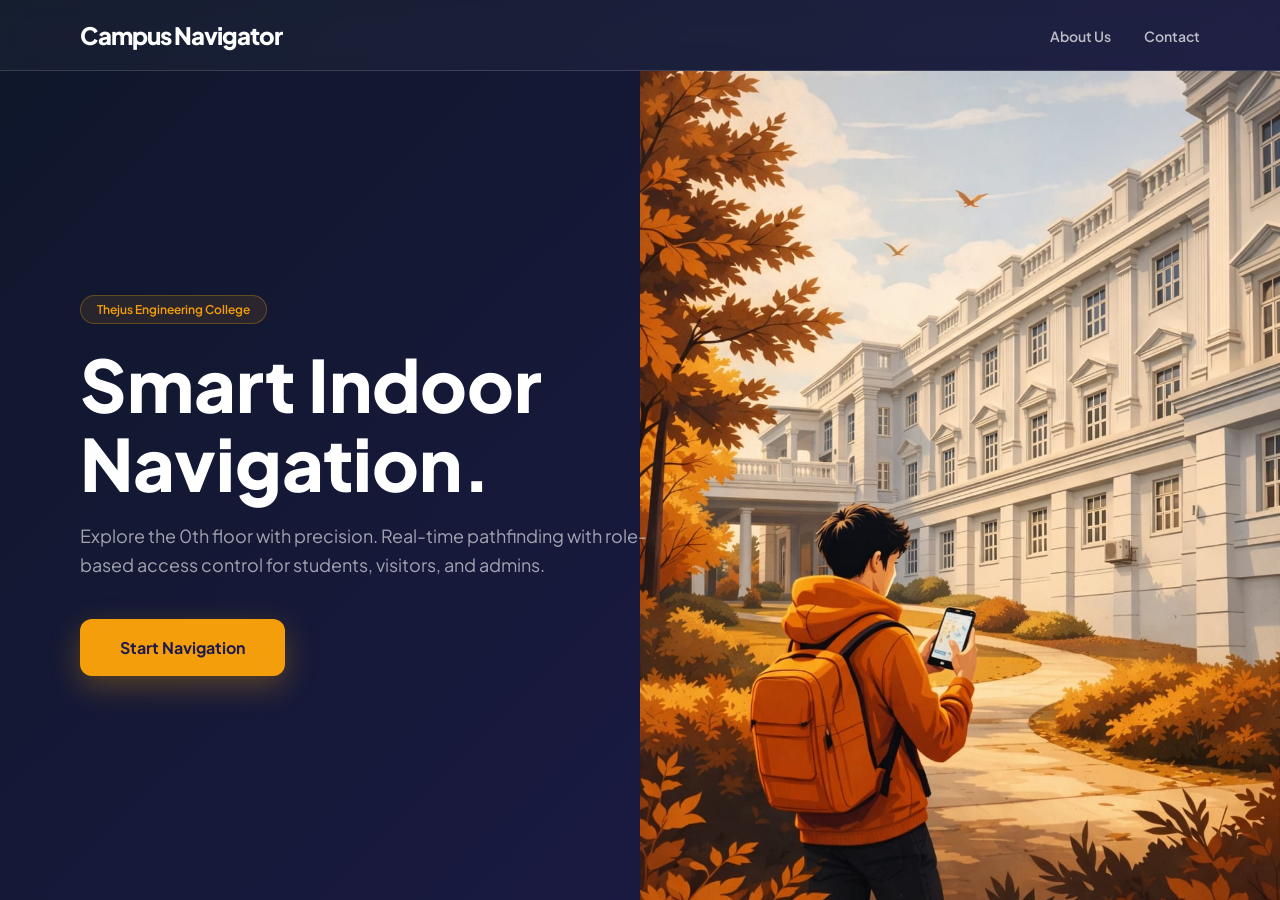
<file: index.html>
<!DOCTYPE html>
<html lang="en">
<head>
    <meta charset="UTF-8">
    <meta name="viewport" content="width=device-width, initial-scale=1.0">
    <title>Campus Navigator | Welcome</title>
    <link href="https://fonts.googleapis.com/css2?family=Plus+Jakarta+Sans:wght@400;600;800&display=swap" rel="stylesheet">
    <link rel="stylesheet" href="styles.css">
</head>
<body>
    <nav>
        <div class="logo">Campus Navigator</div>
        <div class="nav-links">
            <button id="about-nav-button" aria-expanded="false" aria-controls="aboutInfoCard" onclick="toggleInfoCard()">About Us</button>
            <button onclick="toggleModal('contactModal')">Contact</button>
        </div>
    </nav>

    <main class="hero">
        <div class="content">
            <div class="badge">Thejus Engineering College</div>
            <h1>Smart Indoor <br>Navigation.</h1>
            <p>Explore the 0th floor with precision. Real-time pathfinding with role-based access control for students, visitors, and admins.</p>
            <a href="options.html" class="btn-main">Start Navigation</a>
        </div>

        <section class="info-card" id="aboutInfoCard" aria-labelledby="about-info-title" aria-hidden="true">
            <button class="info-close" type="button" aria-label="Close About Us information" onclick="toggleInfoCard(false)">âœ•</button>
            <h4 id="about-info-title">About Campus Navigator</h4>
            <p><strong>The Purpose:</strong> This interactive guide helps students and visitors navigate the 0th floor of Thejus Engineering College.</p>
            <p><strong>The Technology:</strong> MapLibre GL and Dijkstraâ€™s Algorithm find short routes between rooms, with voice guidance to make navigation easier.</p>
        </section>
    </main>

    <div class="contact-overlay" id="contactModal">
        <div class="glass-side-popup">
            <button class="close-btn" onclick="toggleModal('contactModal')" style="position: absolute; top: 20px; left: 20px; right: auto;">âœ•</button>
            
            <div style="margin-top: 60px;">
                <h2>Project Team</h2>
                <div class="subtitle">Mini Project Group Members</div>
                
                <ul class="team-list">
                    <li><span>1</span> Parvathy</li>
                    <li><span>2</span> Sanija</li>
                    <li><span>3</span> Shahala</li>
                    <li><span>4</span> Jyodhiradhitya</li>
                </ul>
            </div>

            <div class="contact-box">
                <p>Contact Us</p>
                <h3>ðŸ“ž 9188066327</h3>
            </div>
        </div>
    </div>

    <script>
        function toggleInfoCard(forceOpen) {
            const infoCard = document.getElementById('aboutInfoCard');
            const aboutButton = document.getElementById('about-nav-button');
            const shouldOpen = typeof forceOpen === 'boolean'
                ? forceOpen
                : !infoCard.classList.contains('is-visible');

            infoCard.classList.toggle('is-visible', shouldOpen);
            infoCard.setAttribute('aria-hidden', String(!shouldOpen));
            aboutButton.setAttribute('aria-expanded', String(shouldOpen));
        }

        function toggleModal(id) {
            const modal = document.getElementById(id);
            if (modal.style.display === 'flex') {
                modal.style.display = 'none';
            } else {
                modal.style.display = 'flex';
            }
        }

        // Close the contact panel when the user clicks its backdrop.
        window.onclick = function(event) {
            const contactModal = document.getElementById('contactModal');

            if (event.target == contactModal) {
                contactModal.style.display = 'none';
            }
        }
    </script>
</body>
</html>
</file>
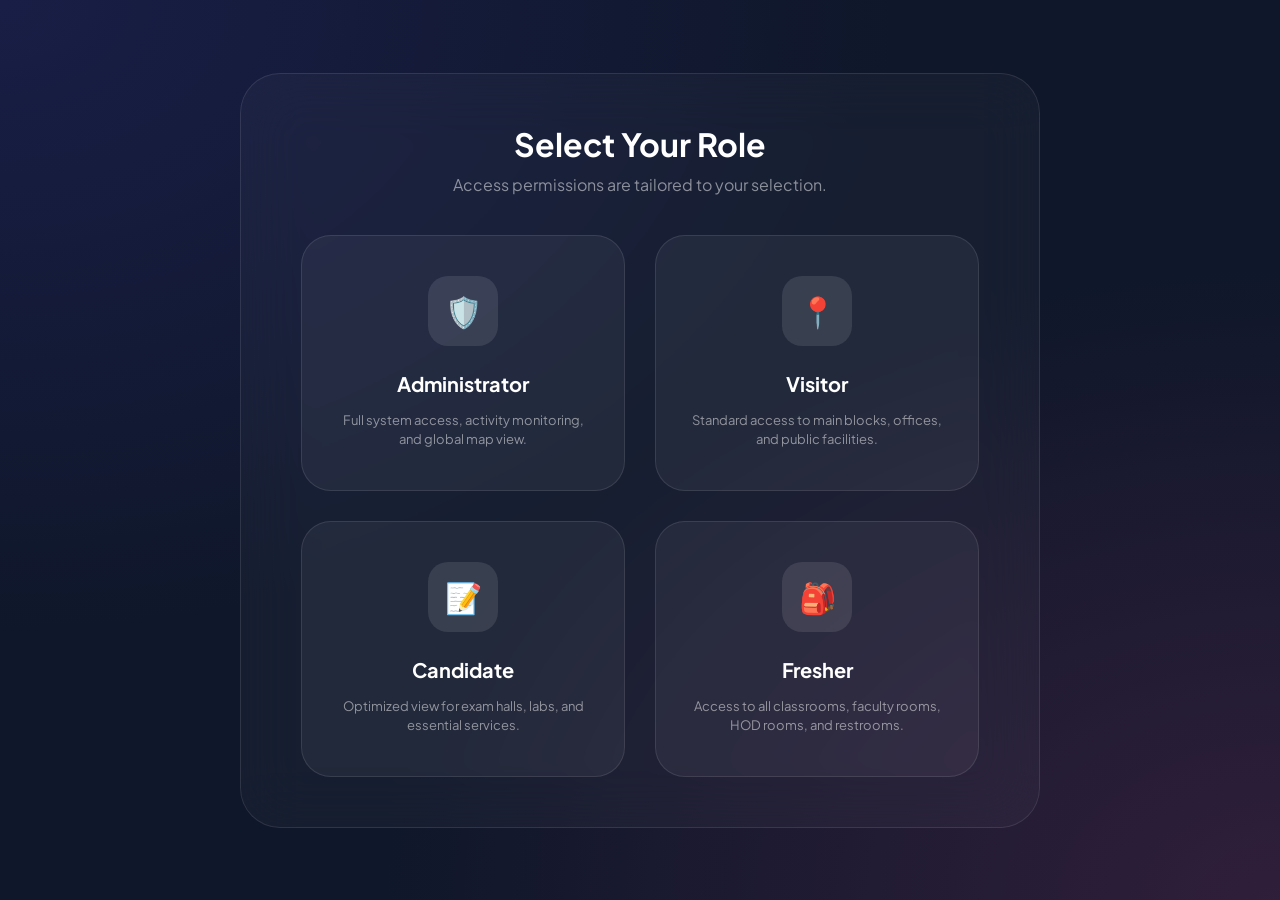
<file: options.html>
<!DOCTYPE html>
<html lang="en">
<head>
    <meta charset="UTF-8">
    <meta name="viewport" content="width=device-width, initial-scale=1.0">
    <title>Select Role | Navigator</title>
    <link href="https://fonts.googleapis.com/css2?family=Plus+Jakarta+Sans:wght@400;600;700&display=swap" rel="stylesheet">
    <style>
        * { margin: 0; padding: 0; box-sizing: border-box; font-family: 'Plus Jakarta Sans', sans-serif; }
        body {
            background: #0f172a;
            background-image: radial-gradient(at 0% 0%, rgba(79, 70, 229, 0.15) 0, transparent 50%), 
                              radial-gradient(at 100% 100%, rgba(236, 72, 153, 0.15) 0, transparent 50%);
            min-height: 100vh;
            display: flex;
            align-items: center;
            justify-content: center;
            color: white;
            padding: 20px;
        }
        .container {
            background: rgba(255, 255, 255, 0.03);
            backdrop-filter: blur(30px);
            border: 1px solid rgba(255, 255, 255, 0.1);
            border-radius: 40px;
            padding: 50px 60px;
            width: 100%;
            max-width: 800px;
            display: grid;
            /* Changed to 2 columns to perfectly fit 4 cards */
            grid-template-columns: 1fr 1fr;
            gap: 30px;
        }
        .header { grid-column: span 2; margin-bottom: 10px; text-align: center; }
        .header h2 { font-size: 32px; margin-bottom: 10px; }
        .header p { color: rgba(255,255,255,0.5); }

        .role-card {
            background: rgba(255, 255, 255, 0.05);
            border: 1px solid rgba(255, 255, 255, 0.1);
            border-radius: 30px;
            padding: 40px 30px;
            text-decoration: none;
            color: white;
            transition: 0.4s cubic-bezier(0.175, 0.885, 0.32, 1.275);
            text-align: center;
        }
        .role-card:hover {
            background: rgba(255, 255, 255, 0.1);
            transform: translateY(-10px);
            border-color: rgba(255,255,255,0.3);
        }
        .icon-box {
            width: 70px; height: 70px;
            background: rgba(255,255,255,0.1);
            border-radius: 20px;
            display: flex; align-items: center; justify-content: center;
            margin: 0 auto 25px auto;
            font-size: 30px;
        }
        h3 { margin-bottom: 15px; font-size: 20px; }
        .role-card p { font-size: 13px; color: rgba(255,255,255,0.5); line-height: 1.5; }

        /* Specific accents */
        .admin:hover { box-shadow: 0 20px 40px rgba(56, 189, 248, 0.2); border-color: rgba(56, 189, 248, 0.5); }
        .visitor:hover { box-shadow: 0 20px 40px rgba(245, 158, 11, 0.2); border-color: rgba(245, 158, 11, 0.5); }
        .candidate:hover { box-shadow: 0 20px 40px rgba(168, 85, 247, 0.2); border-color: rgba(168, 85, 247, 0.5); }
        .fresher:hover { box-shadow: 0 20px 40px rgba(16, 185, 129, 0.2); border-color: rgba(16, 185, 129, 0.5); }

        @media (max-width: 768px) {
            .container { grid-template-columns: 1fr; padding: 40px 30px; }
            .header { grid-column: span 1; }
        }
        .container { animation: roles-enter 600ms cubic-bezier(0.2, 0.75, 0.25, 1) both; }
        .role-card { animation: roles-card-enter 520ms both; }
        .role-card:nth-of-type(1) { animation-delay: 100ms; }
        .role-card:nth-of-type(2) { animation-delay: 180ms; }
        .role-card:nth-of-type(3) { animation-delay: 260ms; }
        .role-card:nth-of-type(4) { animation-delay: 340ms; }
        .role-card .icon-box { transition: transform 300ms cubic-bezier(0.2, 0.75, 0.25, 1), background-color 300ms ease; }
        .role-card:hover .icon-box { transform: rotate(-7deg) scale(1.08); background: rgba(255,255,255,0.16); }
        .role-card:active { transform: translateY(-4px) scale(0.99); }
        .role-card:focus-visible { outline: 2px solid white; outline-offset: 4px; }
        @keyframes roles-enter { from { opacity: 0; transform: translateY(16px) scale(0.985); } to { opacity: 1; transform: translateY(0) scale(1); } }
        @keyframes roles-card-enter { from { opacity: 0; translate: 0 18px; } to { opacity: 1; translate: 0 0; } }
        @media (prefers-reduced-motion: reduce) {
            *, *::before, *::after { scroll-behavior: auto !important; animation-duration: 0.01ms !important; animation-iteration-count: 1 !important; transition-duration: 0.01ms !important; }
        }
    </style>
</head>
<body>
    <div class="container">
        <div class="header">
            <h2>Select Your Role</h2>
            <p>Access permissions are tailored to your selection.</p>
        </div>

        <a href="admin.html" class="role-card admin">
            <div class="icon-box">🛡️</div>
            <h3>Administrator</h3>
            <p>Full system access, activity monitoring, and global map view.</p>
        </a>

        <a href="visitor.html" class="role-card visitor">
            <div class="icon-box">📍</div>
            <h3>Visitor</h3>
            <p>Standard access to main blocks, offices, and public facilities.</p>
        </a>

        <a href="candidate.html" class="role-card candidate">
            <div class="icon-box">📝</div>
            <h3>Candidate</h3>
            <p>Optimized view for exam halls, labs, and essential services.</p>
        </a>

        <a href="fresher.html" class="role-card fresher">
            <div class="icon-box">🎒</div>
            <h3>Fresher</h3>
            <p>Access to all classrooms, faculty rooms, HOD rooms, and restrooms.</p>
        </a>
    </div>
</body>
</html>
</file>
<file: styles.css>
:root {
            --glass: rgba(255, 255, 255, 0.07);
            --border: rgba(255, 255, 255, 0.15);
            --accent: #f59e0b;
        }
        * { margin: 0; padding: 0; box-sizing: border-box; font-family: 'Plus Jakarta Sans', sans-serif; }
        
        body {
            background: linear-gradient(135deg, #0f172a 0%, #1e1b4b 100%);
            min-height: 100vh;
            display: flex;
            flex-direction: column;
            color: white;
            overflow: hidden;
        }

        /* Top Navigation Bar */
        nav {
            display: flex;
            justify-content: space-between;
            align-items: center;
            padding: 20px 80px;
            background: rgba(255, 255, 255, 0.03);
            backdrop-filter: blur(10px);
            border-bottom: 1px solid var(--border);
            z-index: 100;
        }
        .logo { font-weight: 800; font-size: 24px; letter-spacing: -1px; }
        .nav-links button { 
            background: none;
            border: none;
            color: rgba(255,255,255,0.7); 
            cursor: pointer;
            margin-left: 30px; 
            font-size: 14px; 
            font-weight: 600;
            transition: 0.3s; 
        }
        .nav-links button:hover { color: var(--accent); }

        /* Main Content */
        .hero {
            flex: 1;
            position: relative;
            display: flex;
            align-items: center;
            padding: 0 80px;
            background: url('WhatsApp Image 2026-03-11 at 12.50.50 AM.jpeg') no-repeat center right;
            background-size: 50%;
        }
        .content { max-width: 600px; }
        .badge {
            background: rgba(245, 158, 11, 0.1);
            color: var(--accent);
            padding: 6px 16px;
            border-radius: 20px;
            font-size: 12px;
            font-weight: 600;
            display: inline-block;
            margin-bottom: 20px;
            border: 1px solid rgba(245, 158, 11, 0.3);
        }
        h1 { font-size: 72px; line-height: 1.1; font-weight: 800; margin-bottom: 20px; }
        p { color: rgba(255,255,255,0.6); font-size: 18px; margin-bottom: 40px; line-height: 1.6; }

        .btn-main {
            background: var(--accent);
            color: #1e1b4b;
            padding: 18px 40px;
            border-radius: 12px;
            text-decoration: none;
            font-weight: 700;
            display: inline-flex;
            align-items: center;
            gap: 10px;
            transition: 0.3s;
            box-shadow: 0 10px 30px rgba(245, 158, 11, 0.3);
        }
        .btn-main:hover { transform: translateY(-3px); box-shadow: 0 15px 40px rgba(245, 158, 11, 0.5); }

        /* About card overlays the image only when opened from the navigation. */
        .info-card {
            position: absolute;
            top: 50%;
            right: 6%;
            z-index: 2;
            width: min(340px, 40%);
            padding: 26px;
            border-radius: 22px;
            border: 1px solid rgba(255, 255, 255, 0.22);
            background: rgba(15, 23, 42, 0.82);
            backdrop-filter: blur(22px);
            -webkit-backdrop-filter: blur(22px);
            box-shadow: 0 22px 60px rgba(0, 0, 0, 0.42);
            opacity: 0;
            visibility: hidden;
            pointer-events: none;
            transform: translateY(calc(-50% + 12px)) scale(0.98);
            transition: opacity 220ms ease, transform 220ms ease;
        }
        .info-card.is-visible {
            opacity: 1;
            visibility: visible;
            pointer-events: auto;
            transform: translateY(-50%) scale(1);
        }
        .info-card h4 { margin-bottom: 10px; font-size: 18px; color: var(--accent); }
        .info-card p { margin-bottom: 12px; font-size: 13px; line-height: 1.65; }
        .info-card p:last-of-type { margin-bottom: 0; }
        .info-close {
            position: absolute;
            top: 12px;
            right: 12px;
            display: grid;
            width: 32px;
            height: 32px;
            place-items: center;
            border: 1px solid var(--border);
            border-radius: 50%;
            background: rgba(255,255,255,0.08);
            color: white;
            cursor: pointer;
            transition: background-color 180ms ease, transform 180ms ease;
        }
        .info-close:hover { transform: rotate(90deg); background: rgba(255,255,255,0.18); }
        .info-close:focus-visible { outline: 2px solid var(--accent); outline-offset: 3px; }
        .close-btn {
            position: absolute;
            top: 20px; right: 20px;
            background: rgba(255, 255, 255, 0.1);
            border: none; color: white;
            width: 35px; height: 35px;
            border-radius: 50%; cursor: pointer;
            font-weight: 800; transition: 0.3s;
        }
        .close-btn:hover { background: rgba(255, 0, 0, 0.4); }

        /* --- CONTACT SIDE POP-UP STYLES --- */
        .contact-overlay {
            position: fixed;
            top: 0; left: 0;
            width: 100%; height: 100%;
            background: rgba(0, 0, 0, 0.4);
            backdrop-filter: blur(8px);
            display: none; 
            justify-content: flex-end; 
            z-index: 1000;
        }
        .glass-side-popup {
            background: rgba(15, 23, 42, 0.8);
            backdrop-filter: blur(25px);
            -webkit-backdrop-filter: blur(25px);
            border-left: 1px solid rgba(255, 255, 255, 0.1);
            padding: 40px;
            width: 100%;
            max-width: 350px;
            height: 100%;
            box-shadow: -20px 0 50px rgba(0, 0, 0, 0.5);
            position: relative;
            animation: slideLeft 0.4s ease-out;
            display: flex;
            flex-direction: column;
        }
        @keyframes slideLeft {
            from { transform: translateX(100%); }
            to { transform: translateX(0); }
        }
        .glass-side-popup h2 { font-size: 24px; margin-bottom: 8px; color: var(--accent); }
        .glass-side-popup .subtitle { color: rgba(255,255,255,0.6); font-size: 14px; margin-bottom: 30px; }
        
        .team-list { list-style: none; padding: 0; }
        .team-list li { 
            color: white; 
            font-size: 16px; 
            margin-bottom: 15px; 
            display: flex; 
            align-items: center; 
            gap: 12px;
            font-weight: 600;
        }
        .team-list li span { 
            background: rgba(245, 158, 11, 0.15); 
            color: var(--accent); 
            border-radius: 50%; 
            width: 28px; 
            height: 28px; 
            display: inline-flex; 
            align-items: center; 
            justify-content: center; 
            font-size: 12px; 
            border: 1px solid rgba(245, 158, 11, 0.3);
        }

        .contact-box { 
            background: rgba(255,255,255,0.03); 
            border: 1px solid rgba(255,255,255,0.1); 
            padding: 25px; 
            border-radius: 20px; 
            text-align: center; 
            margin-top: auto; 
            margin-bottom: 20px; 
        }
        .contact-box p { margin-bottom: 8px; font-size: 13px; color: rgba(255,255,255,0.5); }
        .contact-box h3 { color: white; font-size: 22px; font-weight: 800; letter-spacing: 1px; margin: 0; }

        /* =========================================
           BULLETPROOF MOBILE FIXES
           ========================================= */
        @media (max-width: 768px) {
            body {
                overflow-y: auto !important; /* Re-enables scrolling so content doesn't cut off */
                overflow-x: hidden !important;
                display: block !important;
            }
            nav {
                padding: 15px;
                flex-direction: column;
                text-align: center;
                gap: 15px;
            }
            .nav-links button {
                margin: 0 10px;
            }
            .hero {
                padding: 40px 20px !important;
                /* Dark gradient overlay + ensuring the image covers the whole mobile screen */
                background-image: linear-gradient(rgba(15, 23, 42, 0.85), rgba(30, 27, 75, 0.95)), url('WhatsApp Image 2026-03-11 at 12.50.50 AM.jpeg') !important;
                background-size: cover !important;
                background-position: center !important;
                background-repeat: no-repeat !important;
                flex-direction: column !important;
                justify-content: center !important;
                align-items: center !important;
                min-height: 80vh !important;
            }
            .content {
                display: flex;
                flex-direction: column;
                align-items: center;
                text-align: center;
                margin: 0 auto;
                max-width: 100%;
            }
            h1 {
                font-size: 46px !important; /* Scaled down for mobile */
                line-height: 1.1;
                margin-bottom: 15px;
            }
            p {
                font-size: 16px !important;
            }
            .hero { min-height: 100vh !important; padding-bottom: 230px !important; }
            .info-card {
                position: fixed;
                top: auto;
                right: auto;
                bottom: 20px;
                left: 50%;
                width: calc(100% - 40px);
                max-width: 440px;
                padding: 20px;
                z-index: 101;
                transform: translate(-50%, 12px) scale(0.98);
            }
            .info-card.is-visible { transform: translate(-50%, 0) scale(1); }
            .glass-side-popup {
                max-width: 100% !important;
                border-left: none !important;
            }
        }
        nav { animation: site-enter-down 650ms cubic-bezier(0.2, 0.75, 0.25, 1) both; }
        .content > * { animation: site-enter-up 650ms cubic-bezier(0.2, 0.75, 0.25, 1) both; }
        .content > :nth-child(1) { animation-delay: 80ms; }
        .content > :nth-child(2) { animation-delay: 160ms; }
        .content > :nth-child(3) { animation-delay: 240ms; }
        .content > :nth-child(4) { animation-delay: 320ms; }
        .logo { transition: color 200ms ease, letter-spacing 200ms ease; }
        .logo:hover { color: var(--accent); letter-spacing: 0.2px; }
        .nav-links button, .close-btn { transition: color 200ms ease, background-color 200ms ease, transform 200ms ease; }
        .nav-links button:hover, .close-btn:hover { transform: translateY(-2px); }
        .btn-main { transition: transform 220ms ease, box-shadow 220ms ease, filter 220ms ease; }
        .btn-main:active { transform: translateY(0) scale(0.98); }
        .team-list li { animation: site-enter-up 400ms both; }
        .team-list li:nth-child(2) { animation-delay: 70ms; }
        .team-list li:nth-child(3) { animation-delay: 140ms; }
        .team-list li:nth-child(4) { animation-delay: 210ms; }
        @keyframes site-enter-up { from { opacity: 0; translate: 0 18px; } to { opacity: 1; translate: 0 0; } }
        @keyframes site-enter-down { from { opacity: 0; translate: 0 -12px; } to { opacity: 1; translate: 0 0; } }
        @media (prefers-reduced-motion: reduce) {
            *, *::before, *::after { scroll-behavior: auto !important; animation-duration: 0.01ms !important; animation-iteration-count: 1 !important; transition-duration: 0.01ms !important; }
        }
</file>
